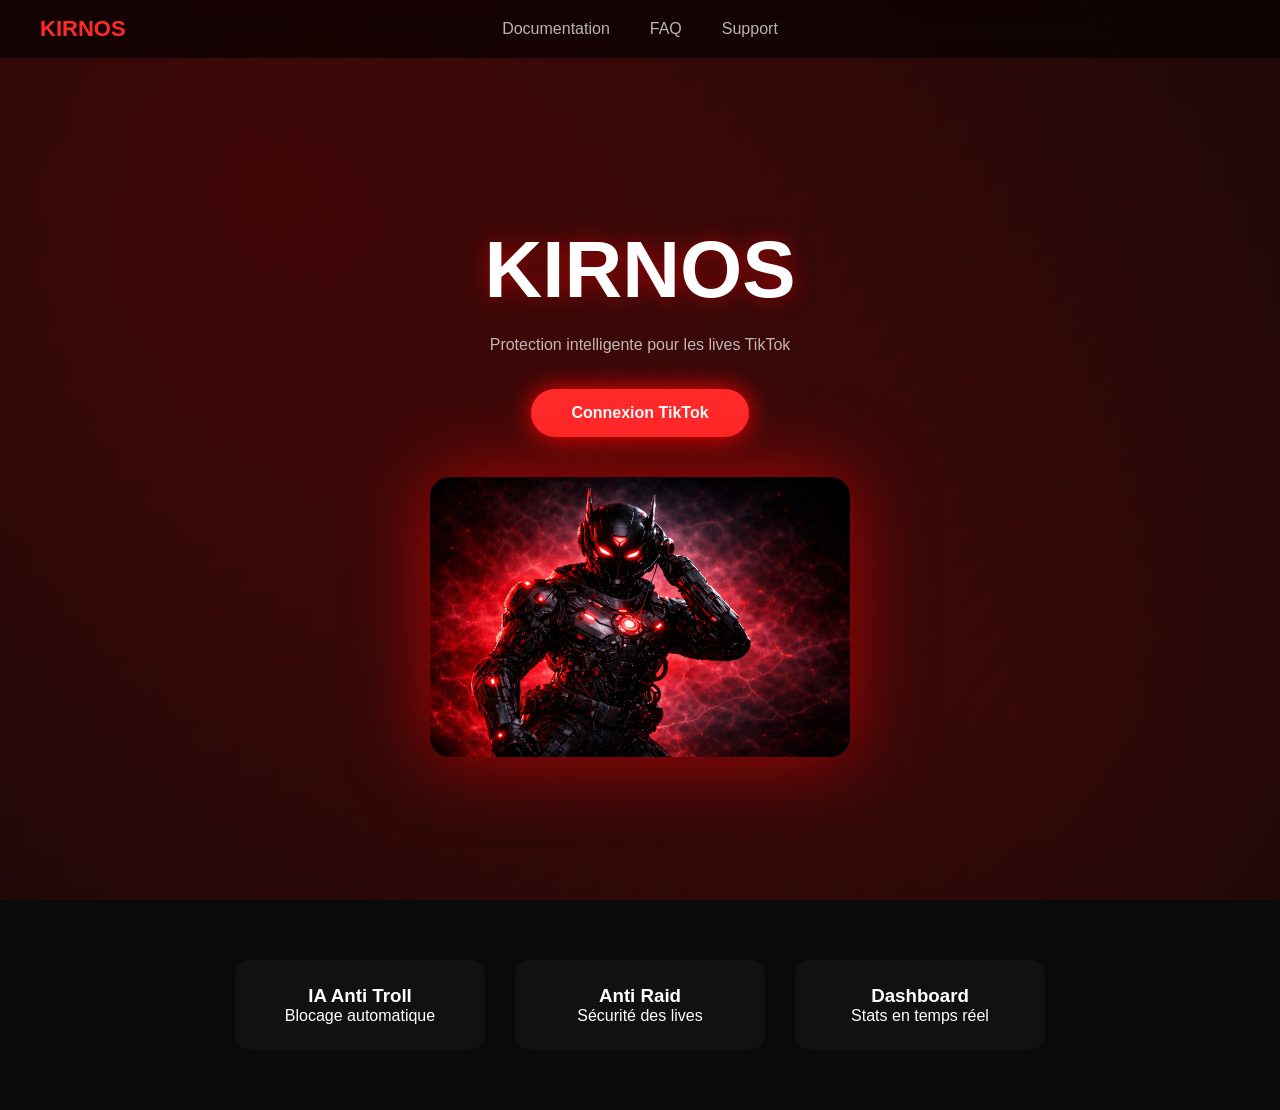
<file: templates/index.html>
<!DOCTYPE html>
<html lang="fr">
<head>
<meta charset="UTF-8">
<title>KIRNOS</title>
<meta name="viewport" content="width=device-width, initial-scale=1.0">

<style>

/* ===== GLOBAL ===== */

*{
margin:0;
padding:0;
box-sizing:border-box;
}

body{
font-family:'Segoe UI',sans-serif;
background:#0a0a0a;
color:white;
}

/* ===== BACKGROUND ===== */

body::before{
content:"";
position:fixed;
width:100%;
height:100%;
background:radial-gradient(circle at 20% 20%, #ff000033, transparent),
radial-gradient(circle at 80% 80%, #ff000022, transparent);
z-index:-1;
}

/* ===== NAVBAR ===== */

.navbar{
position:fixed;
top:0;
width:100%;
display:flex;
align-items:center;
justify-content:center;
padding:20px;
background:rgba(0,0,0,0.6);
backdrop-filter:blur(12px);
z-index:1000;
}

/* LOGO LEFT */
.logo{
position:absolute;
left:40px;
color:#ff2a2a;
font-weight:bold;
font-size:22px;
}

/* MENU CENTER */
.menu{
display:flex;
gap:40px;
}

.menu a{
text-decoration:none;
color:white;
opacity:0.7;
transition:0.3s;
}

.menu a:hover{
opacity:1;
color:#ff2a2a;
}

/* ===== HERO ===== */

.hero{
height:100vh;
display:flex;
flex-direction:column;
justify-content:center;
align-items:center;
text-align:center;
gap:20px;
padding-top:80px;
}

/* TITLE */

.hero h1{
font-size:80px;
text-shadow:0 0 20px rgba(255,0,0,0.5);
}

.hero p{
opacity:0.7;
}

/* BUTTON */

.btn{
margin-top:15px;
padding:15px 40px;
background:#ff2a2a;
border-radius:40px;
text-decoration:none;
color:white;
font-weight:bold;
box-shadow:0 0 25px red;
transition:0.3s;
}

.btn:hover{
transform:scale(1.08);
}

/* IMAGE */

.hero img{
margin-top:20px;
width:420px;
border-radius:20px;
box-shadow:0 0 80px rgba(255,0,0,0.6);
}

/* ===== FEATURES ===== */

.features{
display:flex;
justify-content:center;
gap:30px;
padding:60px 20px;
}

/* CARDS */

.card{
background:#111;
padding:25px;
border-radius:15px;
width:250px;
text-align:center;
transition:0.3s;
}

.card:hover{
transform:translateY(-10px);
box-shadow:0 0 30px red;
}

</style>

</head>

<body>

<!-- NAVBAR -->

<div class="navbar">

<div class="logo">KIRNOS</div>

<div class="menu">
<a href="/documentation">Documentation</a>
<a href="/faq">FAQ</a>
<a href="/support">Support</a>
</div>

</div>

<!-- HERO -->

<div class="hero">

<h1>KIRNOS</h1>
<p>Protection intelligente pour les lives TikTok</p>

<a href="/login/tiktok" class="btn">Connexion TikTok</a>

<img src="/static/kirnos.jpg">

</div>

<!-- FEATURES -->

<div class="features">

<div class="card">
<h3>IA Anti Troll</h3>
<p>Blocage automatique</p>
</div>

<div class="card">
<h3>Anti Raid</h3>
<p>Sécurité des lives</p>
</div>

<div class="card">
<h3>Dashboard</h3>
<p>Stats en temps réel</p>
</div>

</div>

</body>
</html>
</file>
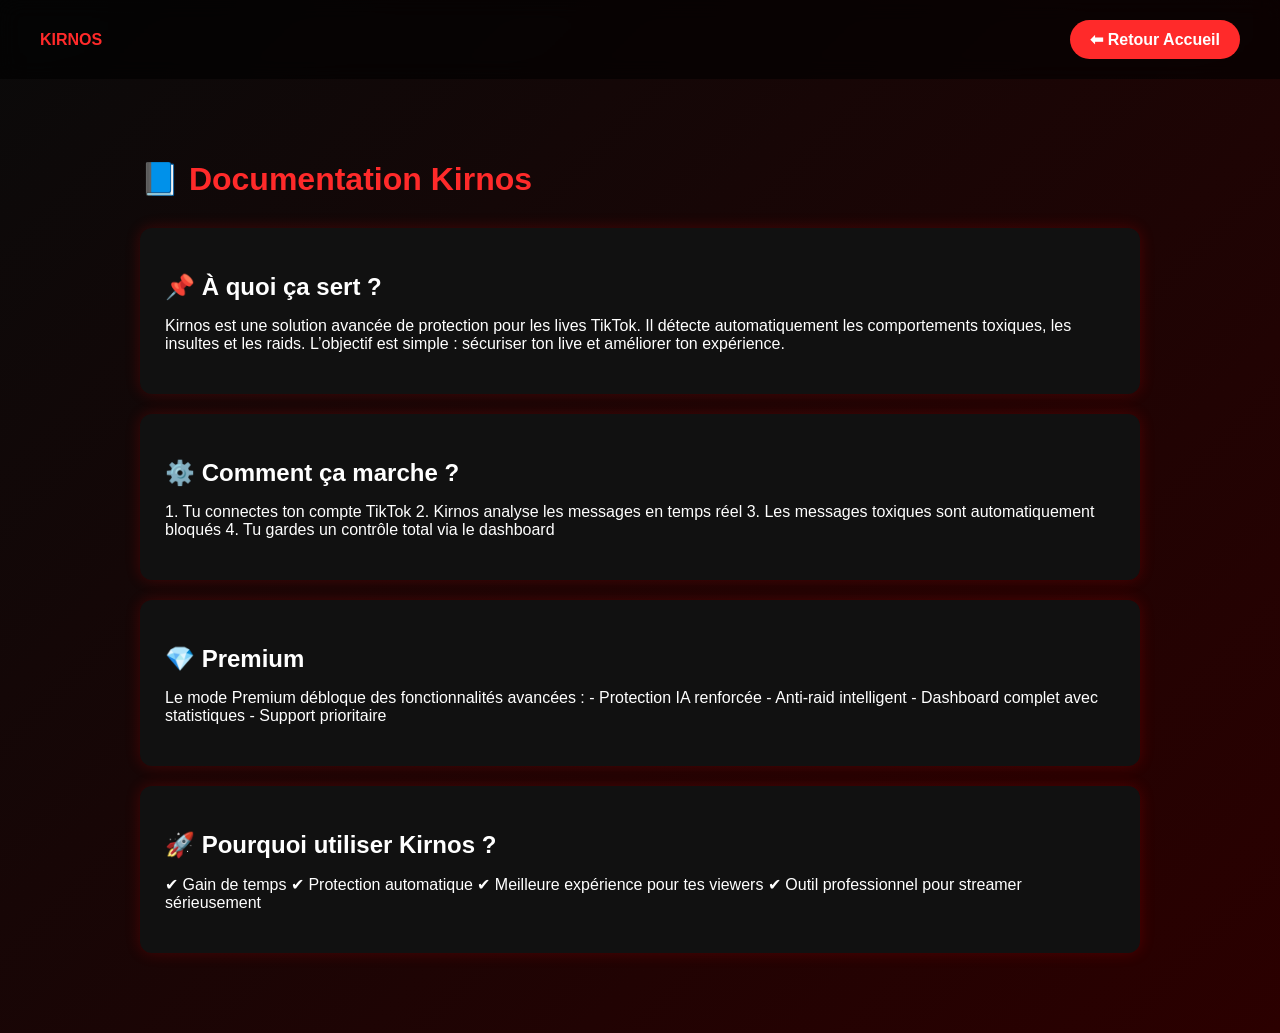
<file: templates/docs.html>
<!DOCTYPE html>
<html lang="fr">
<head>
<meta charset="UTF-8">
<title>KIRNOS - Documentation</title>

<style>

body{
font-family:'Segoe UI',sans-serif;
margin:0;
color:white;
background:linear-gradient(135deg,#0a0a0a,#2b0000);
}

/* NAVBAR */

.navbar{
display:flex;
justify-content:space-between;
align-items:center;
padding:20px 40px;
background:rgba(0,0,0,0.6);
backdrop-filter:blur(10px);
}

.logo{
color:#ff2a2a;
font-weight:bold;
}

.back{
background:#ff2a2a;
padding:10px 20px;
border-radius:30px;
text-decoration:none;
color:white;
font-weight:bold;
}

/* CONTENT */

.container{
padding:60px;
max-width:1000px;
margin:auto;
}

h1{
color:#ff2a2a;
margin-bottom:30px;
}

/* CARDS */

.box{
background:#111;
padding:25px;
border-radius:12px;
margin-bottom:20px;
box-shadow:0 0 15px rgba(255,0,0,0.2);
}

.box h2{
margin-bottom:10px;
}

/* HOVER */

.box:hover{
transform:scale(1.02);
transition:0.3s;
box-shadow:0 0 30px red;
}

</style>

</head>

<body>

<!-- NAVBAR -->

<div class="navbar">
<div class="logo">KIRNOS</div>
<a href="/" class="back">⬅ Retour Accueil</a>
</div>

<!-- CONTENT -->

<div class="container">

<h1>📘 Documentation Kirnos</h1>

<div class="box">
<h2>📌 À quoi ça sert ?</h2>
<p>
Kirnos est une solution avancée de protection pour les lives TikTok.  
Il détecte automatiquement les comportements toxiques, les insultes et les raids.  
L’objectif est simple : sécuriser ton live et améliorer ton expérience.
</p>
</div>

<div class="box">
<h2>⚙️ Comment ça marche ?</h2>
<p>
1. Tu connectes ton compte TikTok  
2. Kirnos analyse les messages en temps réel  
3. Les messages toxiques sont automatiquement bloqués  
4. Tu gardes un contrôle total via le dashboard  
</p>
</div>

<div class="box">
<h2>💎 Premium</h2>
<p>
Le mode Premium débloque des fonctionnalités avancées :  
- Protection IA renforcée  
- Anti-raid intelligent  
- Dashboard complet avec statistiques  
- Support prioritaire  
</p>
</div>

<div class="box">
<h2>🚀 Pourquoi utiliser Kirnos ?</h2>
<p>
✔ Gain de temps  
✔ Protection automatique  
✔ Meilleure expérience pour tes viewers  
✔ Outil professionnel pour streamer sérieusement  
</p>
</div>

</div>

</body>
</html
</file>
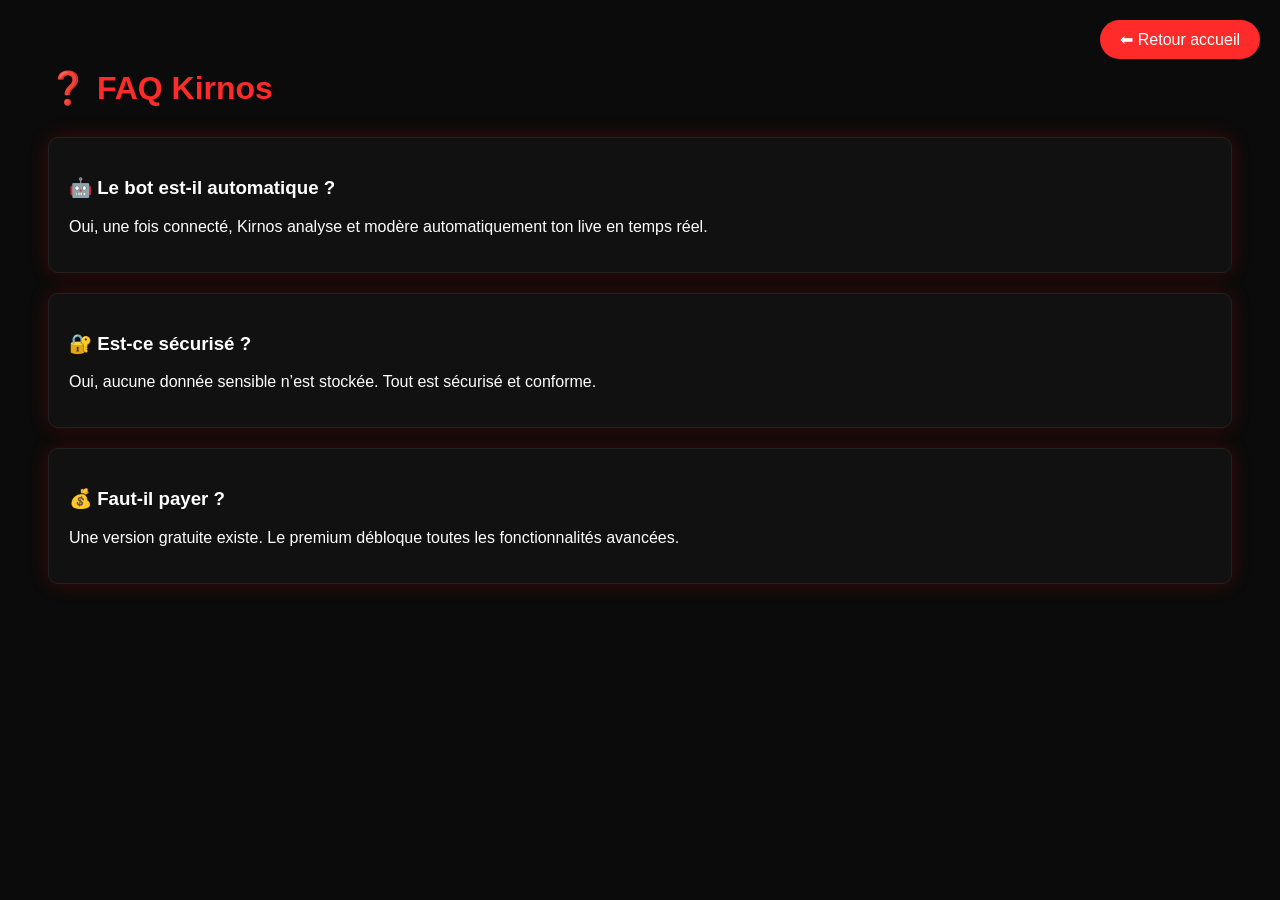
<file: templates/faq.html>
<!DOCTYPE html>
<html lang="fr">
<head>
<meta charset="UTF-8">
<title>FAQ - Kirnos</title>

<style>

body{
background:#0b0b0b;
color:white;
font-family:Arial;
padding:40px;
}

.back{
position:fixed;
top:20px;
right:20px;
background:#ff2a2a;
padding:10px 20px;
border-radius:20px;
text-decoration:none;
color:white;
}

h1{
color:#ff2a2a;
margin-bottom:30px;
}

.box{
background:#111;
padding:20px;
border-radius:10px;
margin-bottom:20px;
border:1px solid #222;
box-shadow:0 0 20px rgba(255,0,0,0.2);
transition:0.3s;
}

.box:hover{
box-shadow:0 0 30px red;
transform:scale(1.02);
}

</style>
</head>

<body>

<a href="/" class="back">⬅ Retour accueil</a>

<h1>❓ FAQ Kirnos</h1>

<div class="box">
<h3>🤖 Le bot est-il automatique ?</h3>
<p>Oui, une fois connecté, Kirnos analyse et modère automatiquement ton live en temps réel.</p>
</div>

<div class="box">
<h3>🔐 Est-ce sécurisé ?</h3>
<p>Oui, aucune donnée sensible n’est stockée. Tout est sécurisé et conforme.</p>
</div>

<div class="box">
<h3>💰 Faut-il payer ?</h3>
<p>Une version gratuite existe. Le premium débloque toutes les fonctionnalités avancées.</p>
</div>

</body>
</html>
</file>
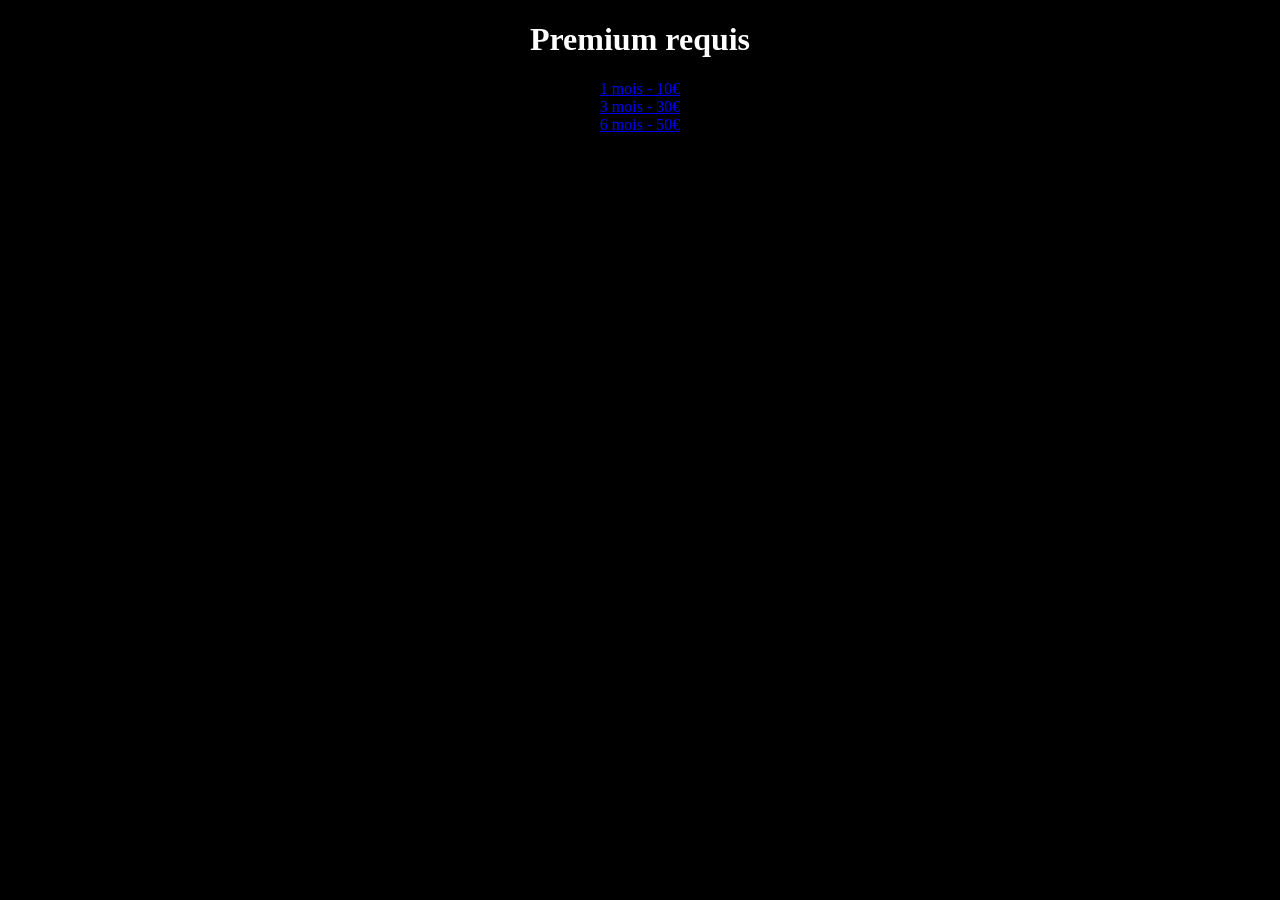
<file: templates/login.html>
<!DOCTYPE html>
<html>
<body style="background:black;color:white;text-align:center;">

<h1>Premium requis</h1>

<a href="/buy/1m">1 mois - 10€</a><br>
<a href="/buy/3m">3 mois - 30€</a><br>
<a href="/buy/6m">6 mois - 50€</a>

</body>
</html>
</file>
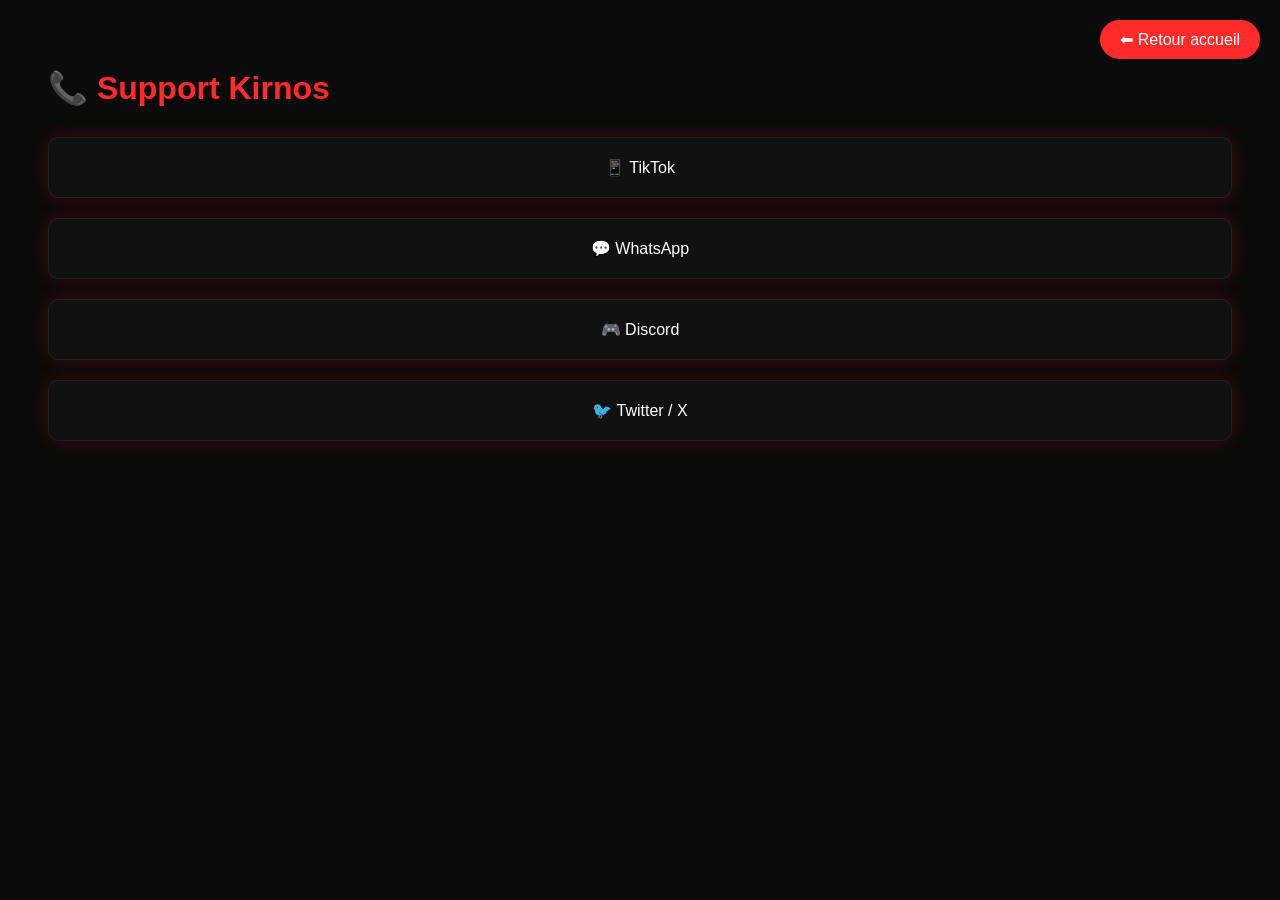
<file: templates/support.html>
<!DOCTYPE html>
<html lang="fr">
<head>
<meta charset="UTF-8">
<title>Support - Kirnos</title>

<style>

body{
background:#0b0b0b;
color:white;
font-family:Arial;
padding:40px;
}

.back{
position:fixed;
top:20px;
right:20px;
background:#ff2a2a;
padding:10px 20px;
border-radius:20px;
text-decoration:none;
color:white;
}

h1{
color:#ff2a2a;
margin-bottom:30px;
}

.box{
background:#111;
padding:20px;
border-radius:10px;
margin-bottom:20px;
border:1px solid #222;
box-shadow:0 0 20px rgba(255,0,0,0.2);
transition:0.3s;
text-align:center;
}

.box:hover{
box-shadow:0 0 30px red;
transform:scale(1.02);
}

a{
color:white;
text-decoration:none;
display:block;
}

</style>
</head>

<body>

<a href="/" class="back">⬅ Retour accueil</a>

<h1>📞 Support Kirnos</h1>

<div class="box">
<a href="https://tiktok.com/@kirnos24" target="_blank">📱 TikTok</a>
</div>

<div class="box">
<a href="https://wa.me/0743260248" target="_blank">💬 WhatsApp</a>
</div>

<div class="box">
<a href="https://discord.gg/v3w8s33C" target="_blank">🎮 Discord</a>
</div>

<div class="box">
<a href="https://twitter.com/KIRNOS350102" target="_blank">🐦 Twitter / X</a>
</div>

</body>
</html>
</file>
